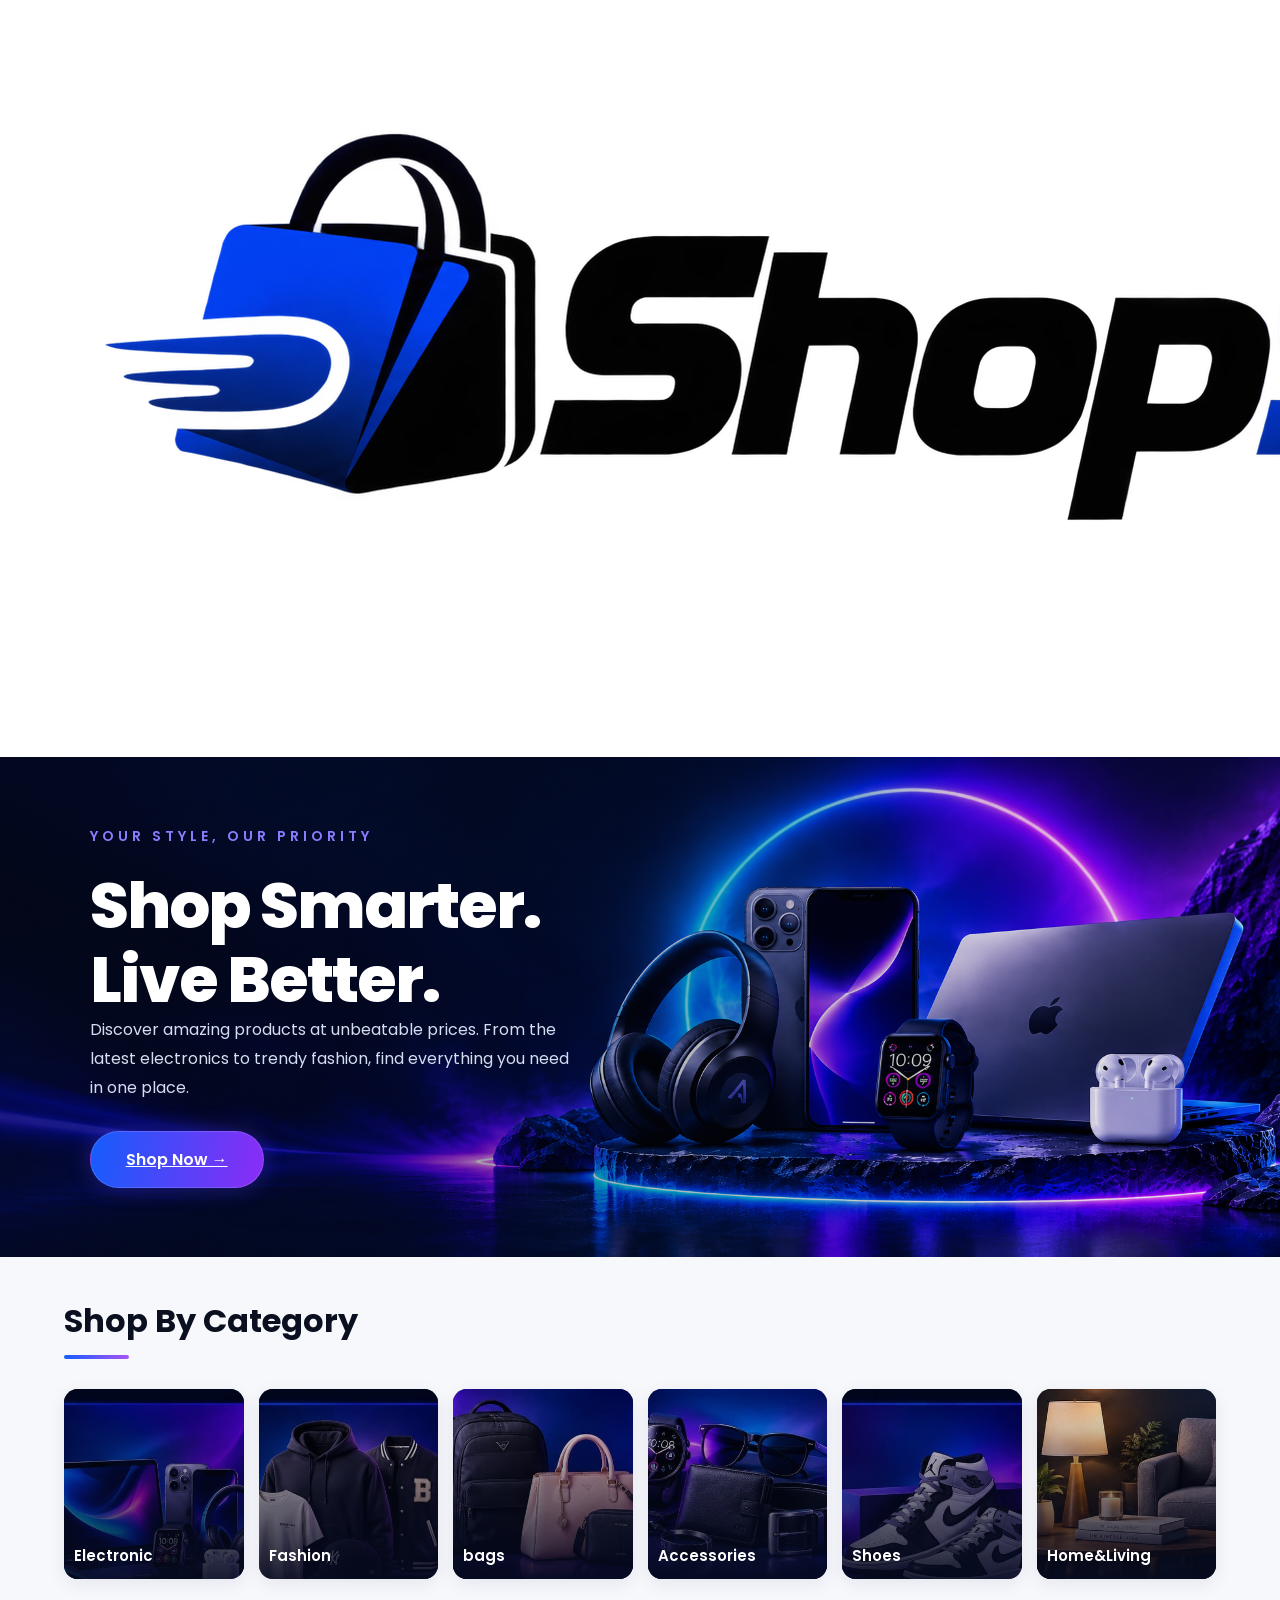
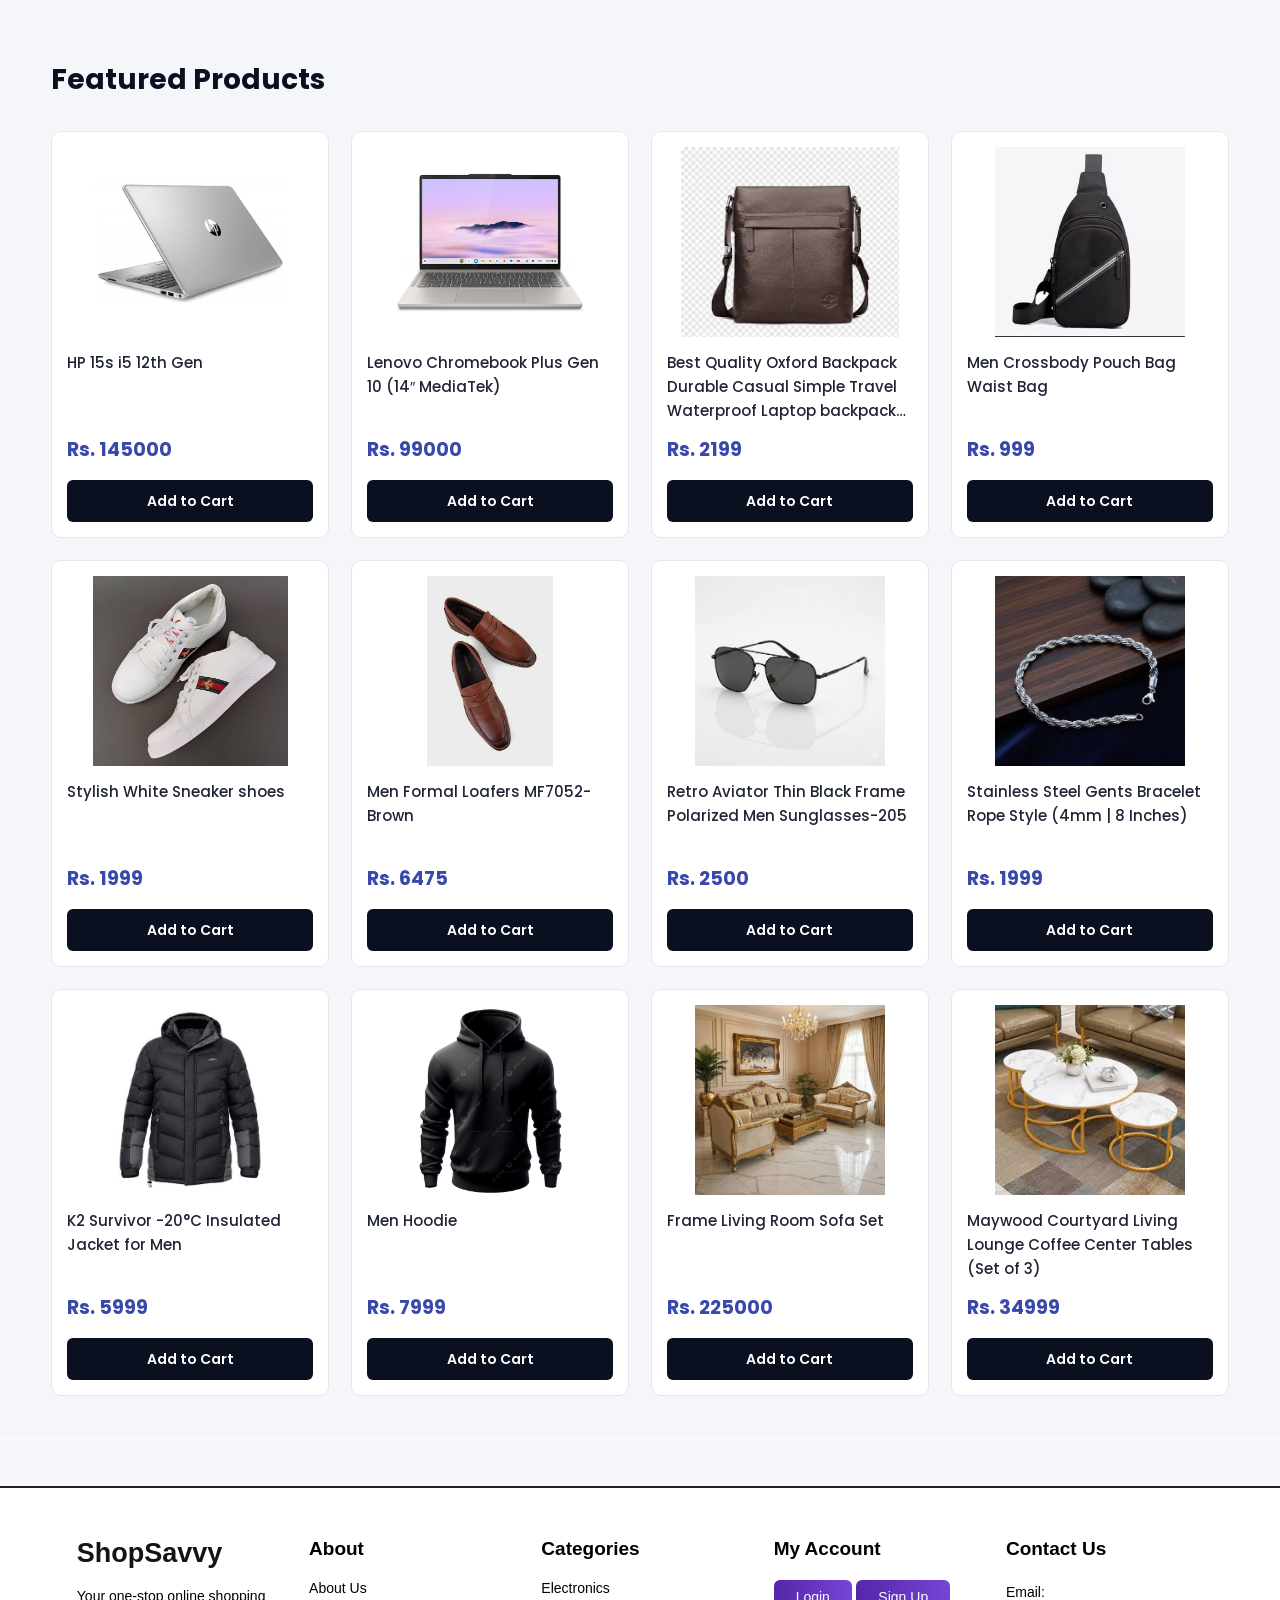
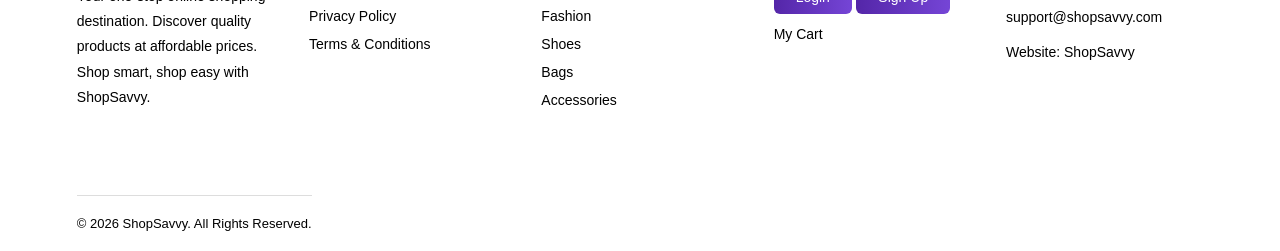
<file: index.html>
<!DOCTYPE html>
<html lang="en">

<head>
    <meta charset="UTF-8">
    <meta name="viewport" content="width=device-width, initial-scale=1.0">
    <title>ShopSavvy</title>
    <link rel="stylesheet" href="style.css">
    <link rel="stylesheet" href="./footer.css">
</head>

<body>
    <!-- <nav class="navbar">
        <img src="./savvi-black.png.png" alt="shopsavvy-logo">
        <a href="">Home</a>
        <a href="#featured-products">Shop</a>
        <a href="#categories"">Categories</a>
        <input type="text" id="search-input" placeholder="Search for product...">
        <div class="navbar-icon">
            <a href="./login.html">
            <img src="./account-profile-essential-svgrepo-com.svg" alt="acc-logo">
            </a>
<a href="./cart.html">
            <div class="cart-btn">
                <img src="./cart-svgrepo-com.svg" alt="cart-icon">
                <span id="cart-count">0</span>
            </div>
            </a>
        </div>
    </nav> -->
<nav class="navbar">

    <div class="navbar-top">
        <img src="./savvi-black.png.png" alt="shopsavvy-logo">

        <button class="menu-toggle" id="menu-toggle">
            ☰
        </button>
    </div>

    <input type="text" id="search-input" placeholder="Search for product...">

    <div class="nav-sidebar" id="nav-sidebar">

        <button class="close-menu" id="close-menu">&times;</button>

        <a href="">Home</a>
        <a href="#featured-products">Shop</a>
        <a href="#categories">Categories</a>

        <div class="navbar-icon">
            <a href="./login.html">
                <img src="./account-profile-essential-svgrepo-com.svg" alt="acc-logo">
            </a>

            <a href="./cart.html">
                <div class="cart-btn">
                    <img src="./cart-svgrepo-com.svg" alt="cart-icon">
                    <span id="cart-count">0</span>
                </div>
            </a>
        </div>

    </div>
</nav>

<div class="sidebar-overlay" id="sidebar-overlay"></div>





    <div class="banner">
        <h4 class="sm-heading">YOUR STYLE, OUR PRIORITY</h4>
        <h1 class="banner-heading">Shop Smarter.</h1>
        <h1 class="banner-heading">Live Better.</h1>
        <p class="banner-para">Discover amazing products at unbeatable prices. From the latest electronics to trendy
            fashion, find everything you need in one place.</p>
        <a href="#featured-products"  class="banner-btn">Shop Now →</a>
    </div>
    <section class="categories-sec"  id="categories">
        <h2 class="cata-head">Shop By Category</h2>
        <div class="card-electro" data-category="Electronic">
            <img src="./electronic.png" alt="electronics">
            <h3>Electronic</h3>
        </div>
        <div class="card-electro" data-category="Fashion">
            <img src="./shirts.png" alt="fashion">
            <h3>Fashion</h3>
        </div>
        <div class="card-electro" data-category="bags">
            <img src="./bags.png" alt="bags">
            <h3>bags</h3>
        </div>
        <div class="card-electro" data-category="Accessories">
            <img src="./watch.png" alt="Accessories">
            <h3>Accessories</h3>
        </div>
        <div class="card-electro" data-category="Shoes">
            <img src="./shoes.png" alt="shoes.image">
            <h3>Shoes</h3>
        </div>
        <div class="card-electro" data-category="Home&Living">
            <img src="./living.png" alt="living.image">
            <h3>Home&Living</h3>
        </div>
    </section>
    <section class="products-section"   id="featured-products">
        <h2>Featured Products</h2>
        <div class="card-box"></div>
    </section>
    <script src="./script.js"></script>


    <div id="footer-placeholder"></div>

<script src="./footer.js"></script>
</body>

</html>
</file>
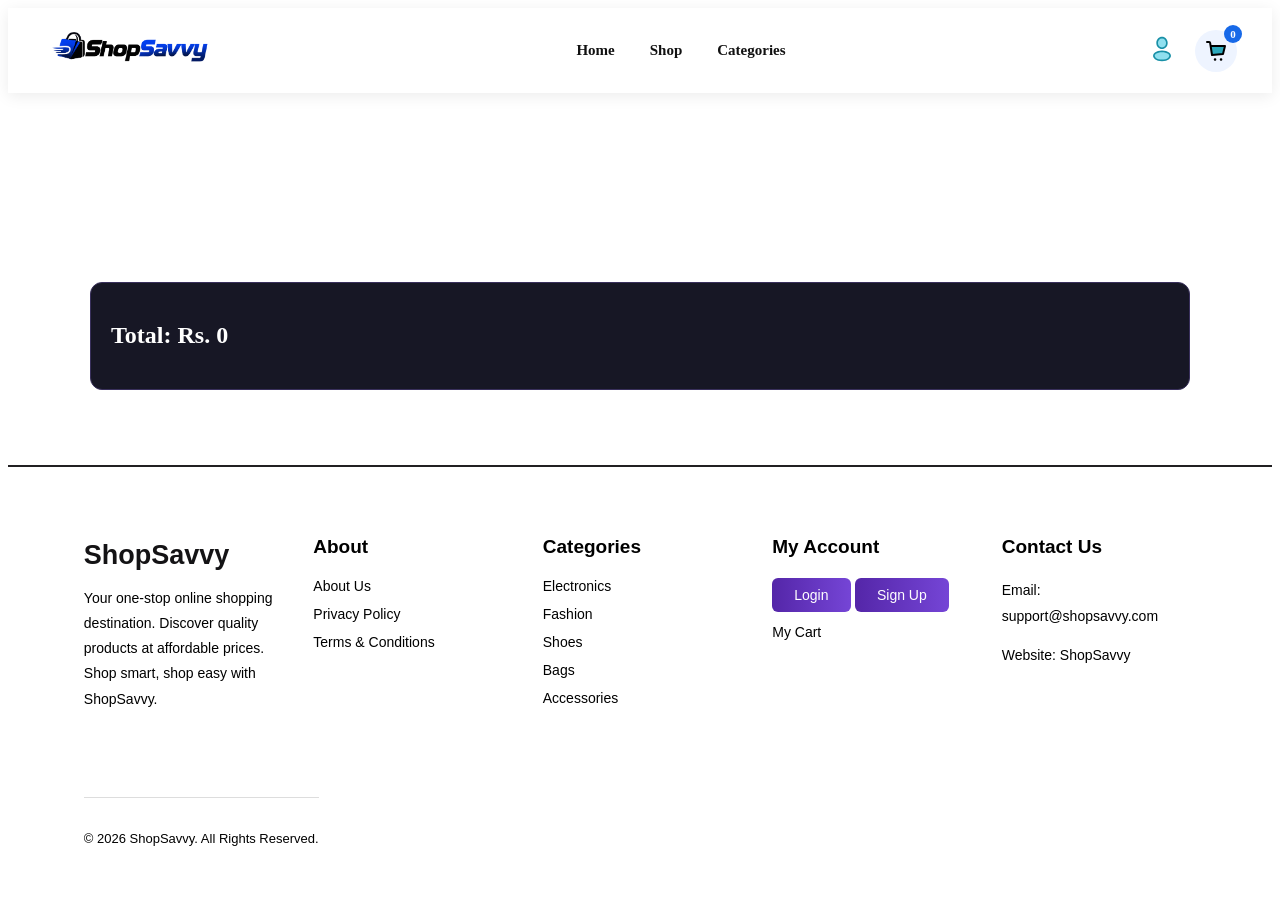
<file: cart.html>
<!DOCTYPE html>
<html lang="en">
<head>
    <meta charset="UTF-8">
    <meta name="viewport" content="width=device-width, initial-scale=1.0">
    <title>Cart-shopsaavy</title>
<link rel="stylesheet" href="./cart.css">
<link rel="stylesheet" href="./footer.css">
<link rel="stylesheet" href="./navbar.css">
</head>
<body>
   
    <div id="navbar-placeholder"></div>
    <section class="cart-container">

    <h1>My Shopping Cart</h1>

    <div id="cart-product">

    </div>

    <div class="cart-total">
        <h2>Total: Rs. <span id="total-price">0</span></h2>
    </div>

</section>


 <script src="./script.js"></script>
 <div id="footer-placeholder"></div>

<script src="./footer.js"></script>
<script src="./navbar.js"></script>
</body>
</html>
</file>
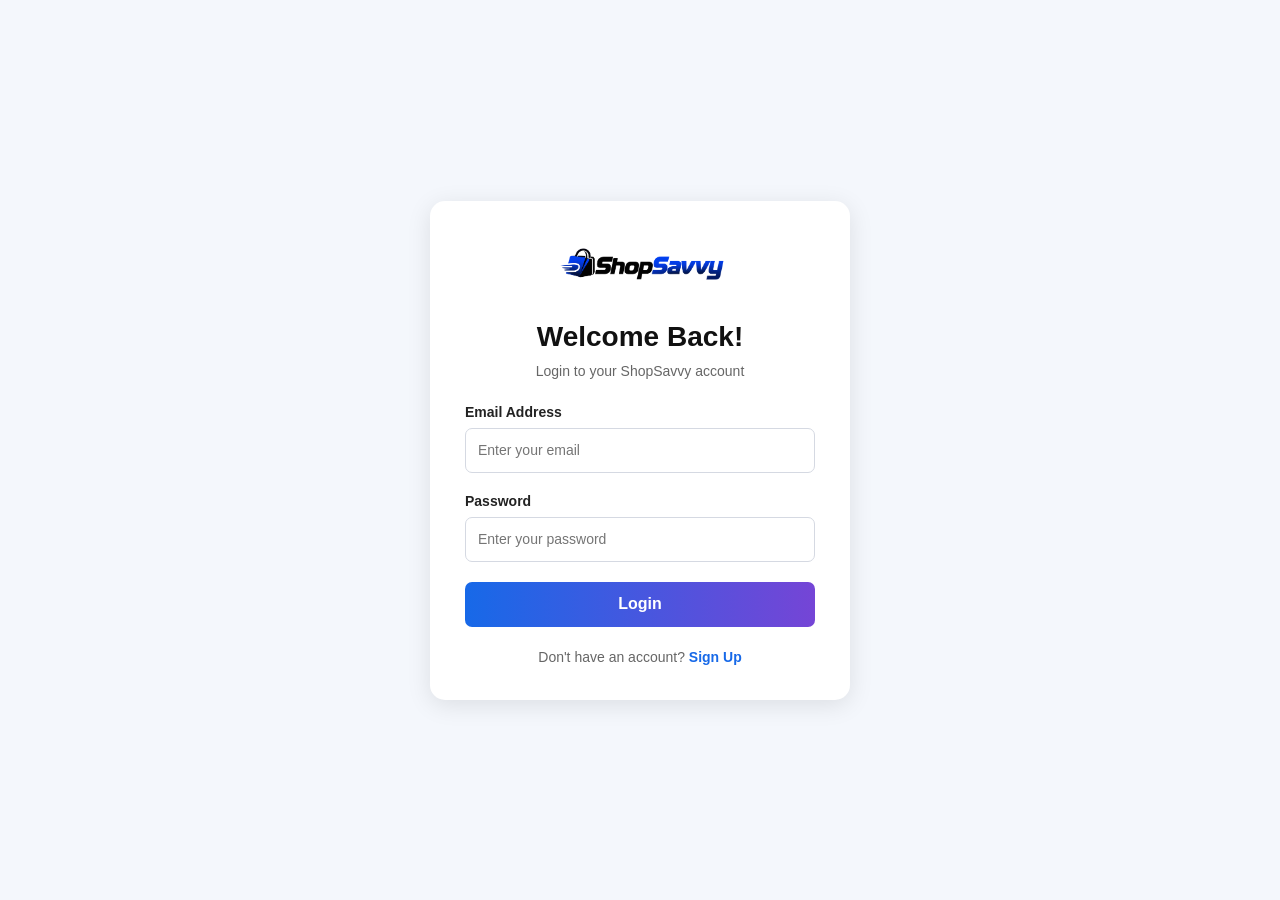
<file: login.html>
<!DOCTYPE html>
<html lang="en">
<head>
    <meta charset="UTF-8">
    <meta name="viewport" content="width=device-width, initial-scale=1.0">
    <title>Login - ShopSavvy</title>

    <link rel="stylesheet" href="./login.css">
</head>
<body>

    <div class="login-container">

        <div class="login-box">

            <img src="./savvi-black.png.png" alt="ShopSavvy Logo">

            <h1>Welcome Back!</h1>
            <p>Login to your ShopSavvy account</p>

            <form>

                <label for="email">Email Address</label>
                <input type="email" id="email" placeholder="Enter your email">

                <label for="password">Password</label>
                <input type="password" id="password" placeholder="Enter your password">

                <button type="submit">Login</button>

            </form>

            <p class="signup-link">
                Don't have an account?
                <a href="./signup.html">Sign Up</a>
            </p>

        </div>

    </div>

</body>
</html>
</file>
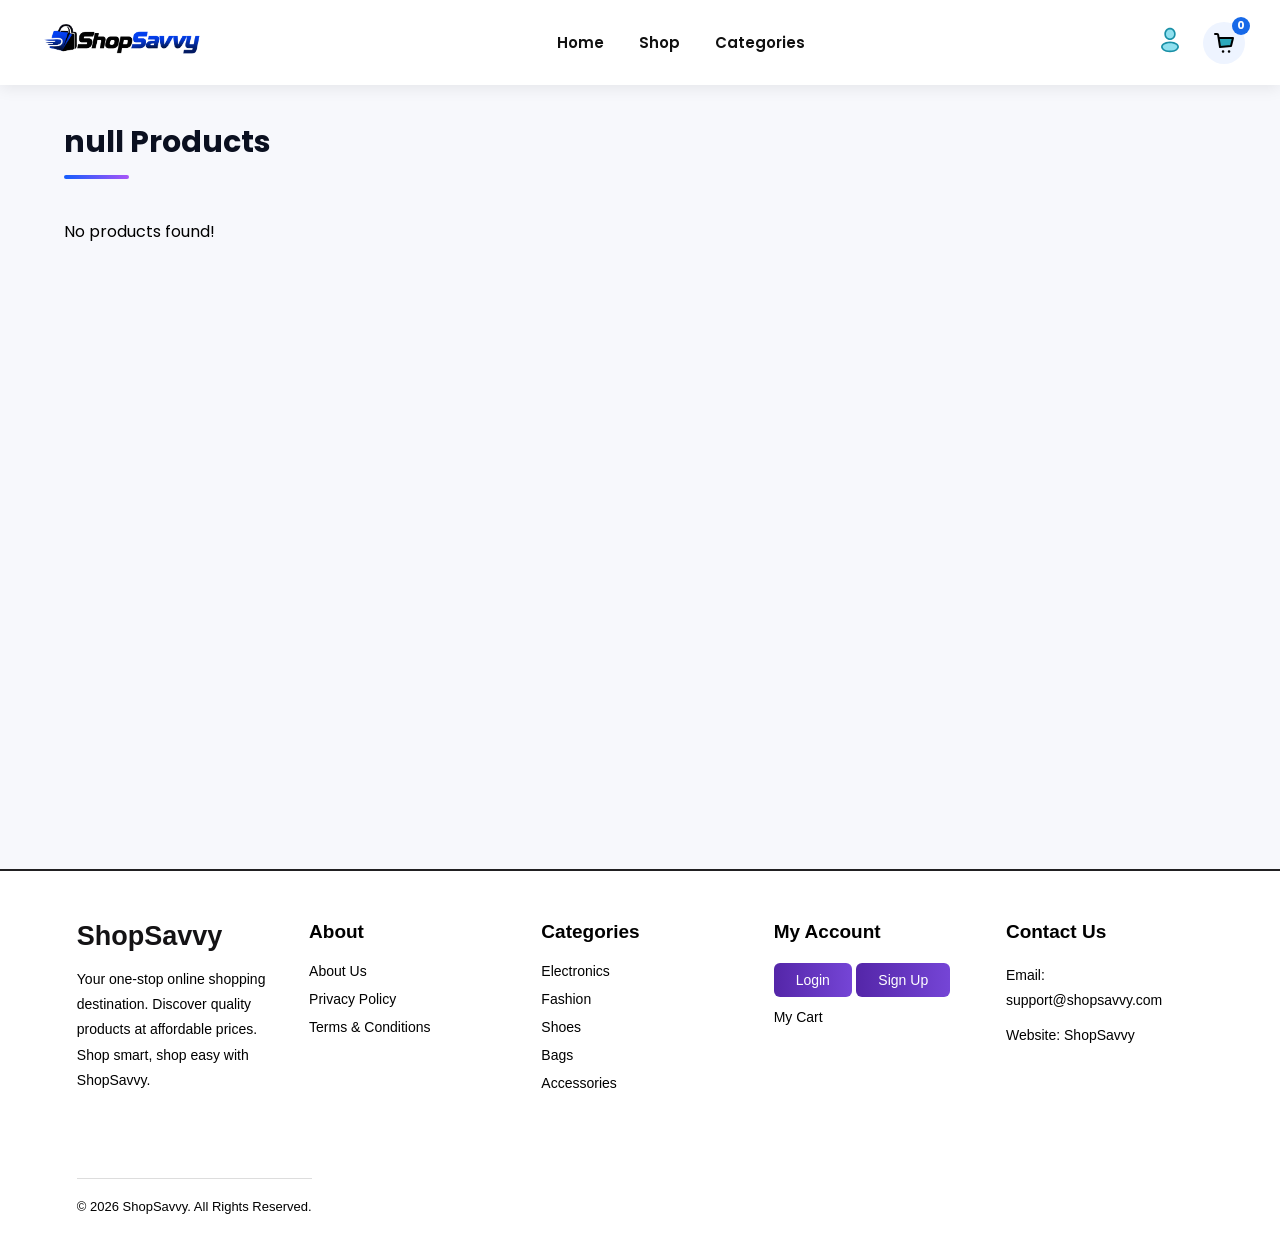
<file: product.html>
<!DOCTYPE html>
<html lang="en">
<head>
    <meta charset="UTF-8">
    <meta name="viewport" content="width=device-width, initial-scale=1.0">
    <title>Category Products - ShopSavvy</title>
    <link rel="stylesheet" href="./style.css">
    <link rel="stylesheet" href="./footer.css">
    <link rel="stylesheet" href="./navbar.css">
    <link rel="stylesheet" href="./products-page.css">
</head>
<body>
<div id="navbar-placeholder"></div>
    <h2 id="category-title">Category Products</h2>

    <section class="products-section">
        <div class="card-box"></div>
    </section>

    <script src="./script.js"></script>
    <script src="./products-page.js"></script>

    <div id="footer-placeholder"></div>

<script src="./footer.js"></script>
<script src="./navbar.js"></script>
</body>
</html>
</file>
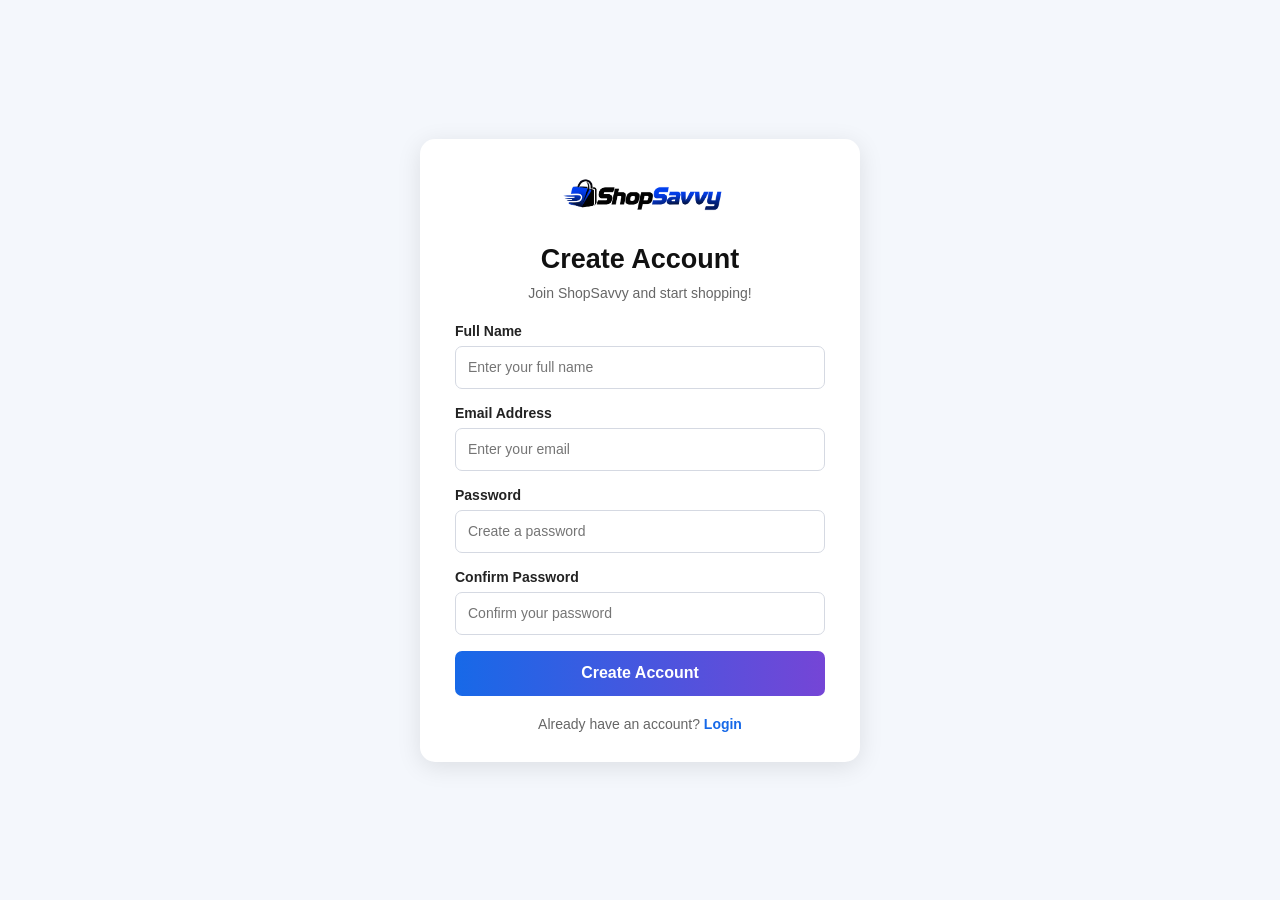
<file: signin.html>
<!DOCTYPE html>
<html lang="en">
<head>
    <meta charset="UTF-8">
    <meta name="viewport" content="width=device-width, initial-scale=1.0">
    <title>Sign Up - ShopSavvy</title>

    <link rel="stylesheet" href="./signin.css">
</head>
<body>

    <div class="signup-container">

        <div class="signup-box">

            <img src="./savvi-black.png.png" alt="ShopSavvy Logo">

            <h1>Create Account</h1>
            <p>Join ShopSavvy and start shopping!</p>

            <form>

                <label for="name">Full Name</label>
                <input type="text" id="name" placeholder="Enter your full name">

                <label for="email">Email Address</label>
                <input type="email" id="email" placeholder="Enter your email">

                <label for="password">Password</label>
                <input type="password" id="password" placeholder="Create a password">

                <label for="confirm-password">Confirm Password</label>
                <input type="password" id="confirm-password" placeholder="Confirm your password">

                <button type="submit">Create Account</button>

            </form>

            <p class="login-link">
                Already have an account?
                <a href="./login.html">Login</a>
            </p>

        </div>

    </div>

</body>
</html>
</file>
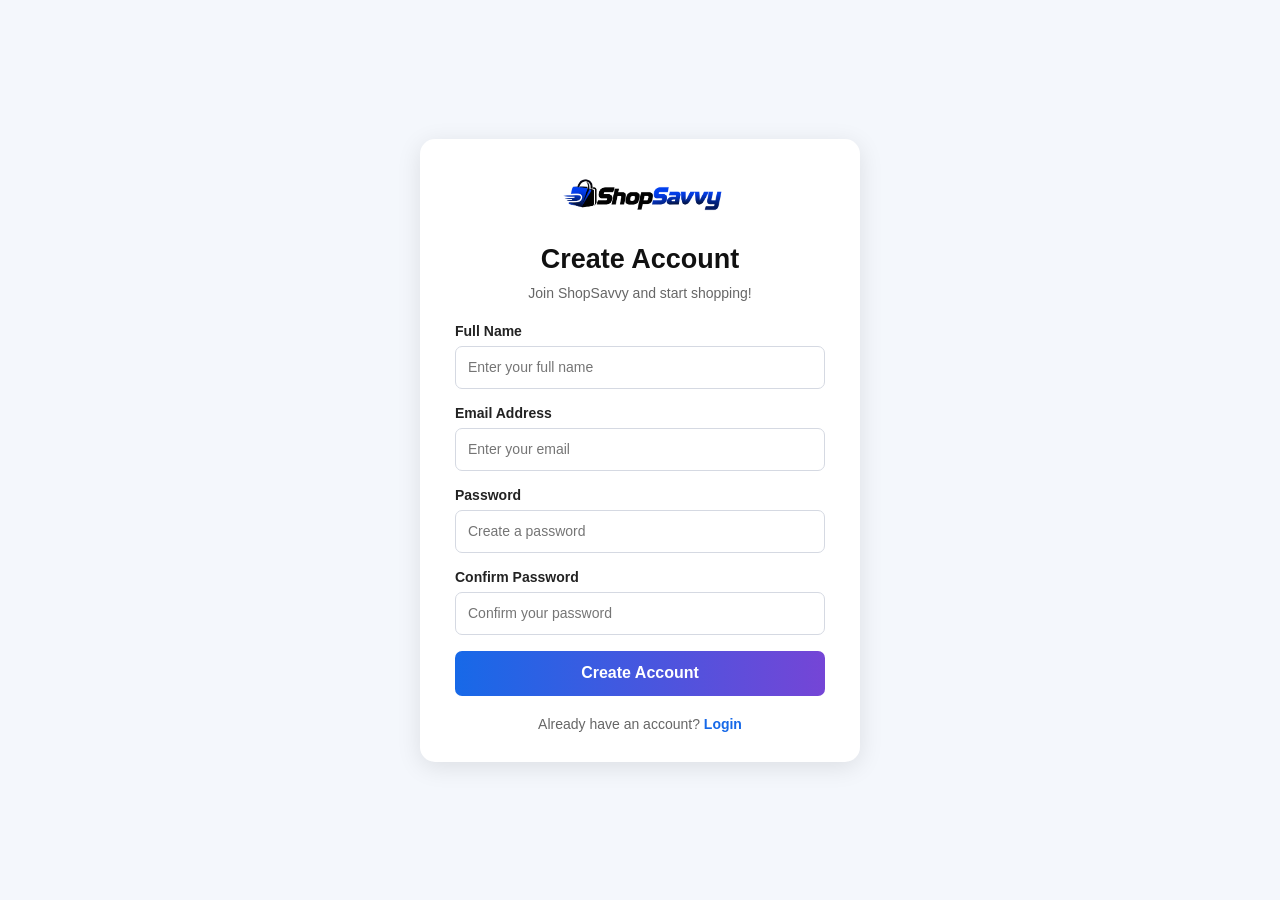
<file: signup.html>
<!DOCTYPE html>
<html lang="en">
<head>
    <meta charset="UTF-8">
    <meta name="viewport" content="width=device-width, initial-scale=1.0">
    <title>Sign Up - ShopSavvy</title>

    <link rel="stylesheet" href="./signup.css">
</head>
<body>

    <div class="signup-container">

        <div class="signup-box">

            <img src="./savvi-black.png.png" alt="ShopSavvy Logo">

            <h1>Create Account</h1>
            <p>Join ShopSavvy and start shopping!</p>

            <form>

                <label for="name">Full Name</label>
                <input type="text" id="name" placeholder="Enter your full name">

                <label for="email">Email Address</label>
                <input type="email" id="email" placeholder="Enter your email">

                <label for="password">Password</label>
                <input type="password" id="password" placeholder="Create a password">

                <label for="confirm-password">Confirm Password</label>
                <input type="password" id="confirm-password" placeholder="Confirm your password">

                <button type="submit">Create Account</button>

            </form>

            <p class="login-link">
                Already have an account?
                <a href="./login.html">Login</a>
            </p>

        </div>

    </div>

</body>
</html>
</file>
<file: style.css>
@import url('https://fonts.googleapis.com/css2?family=Poppins:wght@400;500;600;700;800&display=swap');

* {
    margin: 0;
    padding: 0;
    box-sizing: border-box;
}

body {
    font-family: 'Poppins', sans-serif;
    background-color: #F7F8FC;
}

.navbar {
    display: flex;
    align-items: center;
    justify-content: space-between;
    gap: 25px;
    width: 100%;
    min-height: 85px;
    padding: 12px 35px;
    background-color: #FFFFFF;
    box-shadow: 0 4px 15px rgba(0, 0, 0, 0.08);
    box-sizing: border-box;
}

.navbar > img {
    width: 180px;
    height: 55px;
    object-fit: contain;
    flex-shrink: 0;
}

.navbar a {
    position: relative;
    text-decoration: none;
    color: #111111;
    font-size: 14px;
    font-weight: 600;
    white-space: nowrap;
    transition: color 0.3s ease;
}

.navbar a:hover {
    color: #7542D8;
}

.navbar a::after {
    content: "";
    position: absolute;
    left: 0;
    bottom: -7px;
    width: 0;
    height: 2px;
    background: linear-gradient(90deg, #5146FF, #A855F7);
    transition: width 0.3s ease;
}

.navbar a:hover::after {
    width: 100%;
}

.navbar input {
    width: 250px;
    height: 40px;
    padding: 0 15px;
    background-color: #F5F5FA;
    color: #111111;
    border: 1px solid #D6D6E0;
    border-radius: 25px;
    outline: none;
    font-family: inherit;
    font-size: 12px;
    transition: border-color 0.3s ease, box-shadow 0.3s ease;
    box-sizing: border-box;
}

.navbar input::placeholder {
    color: #777777;
}

.navbar input:focus {
    border-color: #8175FF;
    box-shadow: 0 0 8px rgba(129, 117, 255, 0.2);
}

.navbar-icon {
    display: flex;
    align-items: center;
    justify-content: center;
    gap: 18px;
    flex-shrink: 0;
}

.navbar-icon img {
    width: 25px;
    height: 25px;
    object-fit: contain;
    cursor: pointer;
    transition: transform 0.3s ease;
}

.navbar-icon img:hover {
    transform: scale(1.15);
}

@media (max-width: 1000px) {
    .navbar {
        flex-wrap: wrap;
        justify-content: center;
        padding: 15px 20px;
        gap: 22px;
    }

    .navbar > img {
        width: 160px;
        height: 48px;
    }

    .navbar input {
        width: 220px;
    }
}

@media (max-width: 550px) {
    .navbar {
        gap: 18px;
        padding: 15px;
    }

    .navbar a {
        font-size: 13px;
    }

    .navbar input {
        width: 100%;
        max-width: 350px;
    }

    .navbar-icon {
        gap: 22px;
    }
}

@media (max-width: 380px) {
    .navbar {
        gap: 14px;
    }

    .navbar > img {
        width: 140px;
    }

    .navbar a {
        font-size: 12px;
    }
}

.banner {
    width: 100%;
    min-height: 500px;
    display: flex;
    flex-direction: column;
    justify-content: center;
    align-items: flex-start;
    padding: 60px 7%;
    background-image:
        linear-gradient(90deg, rgba(5, 10, 30, 0.55), rgba(5, 10, 30, 0.05)),
        url("./Neon Tech Product Showcase.png");
    background-size: cover;
    background-position: center;
    background-repeat: no-repeat;
    font-family: 'Poppins', sans-serif;
    overflow: hidden;
}

.sm-heading {
    color: #8B7CFF;
    font-size: 14px;
    font-weight: 600;
    letter-spacing: 4px;
    margin-bottom: 22px;
    text-transform: uppercase;
}

.banner-heading {
    color: #FFFFFF;
    font-size: clamp(38px, 5vw, 68px);
    font-weight: 800;
    line-height: 1.15;
    letter-spacing: -2px;
    margin: 0;
}

.banner-heading:nth-of-type(3) {
    background: linear-gradient(90deg, #168BFF, #813CFF, #C026FF);
    -webkit-background-clip: text;
    background-clip: text;
    -webkit-text-fill-color: transparent;
    margin-bottom: 22px;
}

.banner-para {
    max-width: 480px;
    color: #D5DDF0;
    font-size: 16px;
    font-weight: 400;
    line-height: 1.8;
    margin-bottom: 28px;
}

.banner-btn {
    padding: 15px 35px;
    color: #FFFFFF;
    background: linear-gradient(100deg, #155DFC, #8B2CF5);
    border: 1px solid rgba(255, 255, 255, 0.15);
    border-radius: 40px;
    font-family: 'Poppins', sans-serif;
    font-size: 16px;
    font-weight: 600;
    cursor: pointer;
    box-shadow: 0 0 22px rgba(91, 62, 255, 0.35);
    transition: transform 0.3s ease, box-shadow 0.3s ease;
}

.banner-btn:hover {
    transform: translateY(-3px);
    box-shadow:
        0 0 20px rgba(30, 100, 255, 0.6),
        0 0 35px rgba(139, 44, 245, 0.35);
}

@media (max-width: 768px) {
    .banner {
        min-height: 430px;
        padding: 50px 6%;
        background-position: 58% center;
    }

    .sm-heading {
        font-size: 12px;
        letter-spacing: 3px;
        margin-bottom: 18px;
    }

    .banner-heading {
        font-size: clamp(36px, 7vw, 52px);
        letter-spacing: -1px;
    }

    .banner-para {
        max-width: 400px;
        font-size: 14px;
        line-height: 1.7;
    }

    .banner-btn {
        padding: 13px 28px;
        font-size: 14px;
    }
}

@media (max-width: 480px) {
    .banner {
        min-height: 400px;
        padding: 40px 22px;
        background-position: 60% center;
    }

    .sm-heading {
        max-width: 100%;
        font-size: 10px;
        letter-spacing: 2px;
        margin-bottom: 18px;
    }

    .banner-heading {
        font-size: clamp(34px, 9vw, 42px);
        line-height: 1.2;
        letter-spacing: -1px;
    }

    .banner-heading:nth-of-type(3) {
        margin-bottom: 18px;
    }

    .banner-para {
        max-width: 100%;
        font-size: 13px;
        line-height: 1.7;
        margin-bottom: 24px;
    }

    .banner-btn {
        padding: 12px 26px;
        font-size: 13px;
    }
}

.categories-sec {
    width: 100%;
    padding: 40px 5%;
    background-color: #F7F8FC;
    display: grid;
    grid-template-columns: repeat(6, minmax(0, 1fr));
    gap: 15px;
    align-items: stretch;
}

.cata-head {
    grid-column: 1 / -1;
    font-size: 32px;
    font-weight: 700;
    color: #0B1020;
    margin-bottom: 15px;
}

.cata-head::after {
    content: "";
    display: block;
    width: 65px;
    height: 4px;
    margin-top: 10px;
    border-radius: 5px;
    background: linear-gradient(90deg, #155DFC, #A855F7);
}

.card-electro {
    position: relative;
    width: 100%;
    height: 190px;
    min-width: 0;
    display: flex;
    align-items: flex-end;
    overflow: hidden;
    border-radius: 14px;
    background-color: #10172A;
    box-shadow: 0 5px 18px rgba(20, 30, 70, 0.08);
    cursor: pointer;
    transition: transform 0.3s ease, box-shadow 0.3s ease;
}

.card-electro img {
    position: absolute;
    inset: 0;
    width: 100%;
    height: 100%;
    object-fit: cover;
    object-position: center;
    transition: transform 0.4s ease;
}

.card-electro::after {
    content: "";
    position: absolute;
    inset: 0;
    background: linear-gradient(
        to top,
        rgba(5, 10, 30, 0.9),
        transparent
    );
}

.card-electro h3 {
    position: relative;
    z-index: 1;
    padding: 12px 10px;
    color: white;
    font-size: 15px;
    font-weight: 600;
}

.card-electro:hover {
    transform: translateY(-5px);
    box-shadow: 0 8px 22px rgba(81, 70, 255, 0.2);
}

.card-electro:hover img {
    transform: scale(1.08);
}

@media (max-width: 1000px) {
    .categories-sec {
        grid-template-columns: repeat(3, minmax(0, 1fr));
    }
}

@media (max-width: 600px) {
    .categories-sec {
        grid-template-columns: repeat(2, minmax(0, 1fr));
        gap: 12px;
        padding: 30px 15px;
    }

    .cata-head {
        font-size: 25px;
    }

    .card-electro {
        height: 160px;
    }

    .card-electro h3 {
        font-size: 14px;
        padding: 10px;
    }
}

.products-section {
    padding: 40px 4%;
    background-color: #f5f6fa;
    font-family: 'Poppins', sans-serif;
}

.products-section h2 {
    font-size: 28px;
    color: #0B1020;
    font-weight: 700;
    margin: 0 0 30px;
}

.card-box {
    display: grid;
    grid-template-columns: repeat(4, minmax(0, 1fr));
    gap: 22px;
    align-items: stretch;
}

.trend-cards {
    min-width: 0;
    display: flex;
    flex-direction: column;
    background-color: #ffffff;
    border: 1px solid #e5e7eb;
    border-radius: 10px;
    padding: 15px;
    box-sizing: border-box;
}

.trend-cards img {
    width: 100%;
    height: 190px;
    object-fit: contain;
    display: block;
    margin-bottom: 14px;
}

.trend-cards h3 {
    font-size: 15px;
    font-weight: 500;
    color: #202536;
    line-height: 1.6;
    margin: 0 0 12px;
    min-height: 72px;
    display: -webkit-box;
    -webkit-line-clamp: 3;
    -webkit-box-orient: vertical;
    overflow: hidden;
    overflow-wrap: anywhere;
}

.trend-cards p {
    color: #3949ab;
    font-size: 19px;
    font-weight: 700;
    margin: auto 0 16px;
}

.trend-cards button {
    width: 100%;
    min-height: 42px;
    padding: 10px;
    background-color: #0B1020;
    color: #ffffff;
    border: none;
    border-radius: 6px;
    font-family: inherit;
    font-size: 14px;
    font-weight: 600;
    cursor: pointer;
}

.trend-cards button:hover {
    background-color: #5145cd;
}

@media (max-width: 950px) {
    .card-box {
        grid-template-columns: repeat(3, minmax(0, 1fr));
        gap: 18px;
    }
}

@media (max-width: 650px) {
    .products-section {
        padding: 28px 4%;
    }

    .card-box {
        grid-template-columns: repeat(2, minmax(0, 1fr));
        gap: 14px;
    }

    .trend-cards {
        padding: 10px;
    }

    .trend-cards img {
        height: 145px;
    }

    .trend-cards h3 {
        font-size: 13px;
        min-height: 62px;
    }

    .trend-cards p {
        font-size: 16px;
    }

    .trend-cards button {
        font-size: 12px;
        padding: 9px 5px;
    }
}

#cart-count {
    color: #168BFF;
}

.search-active .banner,
.search-active .categories-sec {
    display: none;
}

.menu-toggle {
    display: none;
    background: linear-gradient(135deg, #155DFC, #7542D8);
    color: white;
    border: none;
    border-radius: 7px;
    padding: 8px 13px;
    font-size: 24px;
    cursor: pointer;
}

.nav-sidebar {
    display: flex;
    align-items: center;
    justify-content: space-between;
    flex: 1;
    gap: 25px;
}

.close-menu {
    display: none;
}

.sidebar-overlay {
    display: none;
}

@media (max-width: 1000px) {

    .navbar {
        min-height: 75px;
        flex-wrap: nowrap;
        justify-content: space-between;
        padding: 12px 20px;
        gap: 15px;
    }

    .navbar > img {
        width: 150px;
        height: 48px;
    }

    .menu-toggle {
        display: block;
    }

    .nav-sidebar {
        position: fixed;
        top: 0;
        right: 0;
        width: 320px;
        max-width: 85%;
        height: 100vh;
        background-color: #FFFFFF;
        z-index: 1001;
        display: flex;
        flex-direction: column;
        align-items: stretch;
        justify-content: flex-start;
        gap: 25px;
        padding: 75px 25px 30px;
        box-shadow: -5px 0 20px rgba(0, 0, 0, 0.12);
        transform: translateX(110%);
        transition: transform 0.35s ease;
    }

    .nav-sidebar.active {
        transform: translateX(0);
    }

    .close-menu {
        display: block;
        position: absolute;
        top: 18px;
        right: 22px;
        background: none;
        border: none;
        font-size: 32px;
        color: #111111;
        cursor: pointer;
    }

    .nav-sidebar > a {
        font-size: 16px;
    }

    .nav-sidebar input {
        width: 100%;
        height: 42px;
    }

    .navbar-icon {
        justify-content: flex-start;
        gap: 25px;
    }

    .sidebar-overlay.active {
        display: block;
        position: fixed;
        inset: 0;
        background: rgba(0, 0, 0, 0.45);
        z-index: 1000;
    }
}

@media (max-width: 380px) {
    .navbar {
        padding: 10px 12px;
    }

    .navbar > img {
        width: 130px;
    }
}
.navbar-top {
    display: flex;
    align-items: center;
    justify-content: space-between;
    gap: 15px;
}

@media (max-width: 1000px) {

    .navbar {
        display: flex;
        flex-wrap: wrap;
        justify-content: space-between;
        gap: 12px;
        padding: 12px 20px;
    }

    .navbar-top {
        width: 100%;
    }

    .navbar > input {
        order: 2;
        width: 100%;
        max-width: 100%;
        height: 42px;
    }

    .nav-sidebar {
        order: 3;
    }

    .menu-toggle {
        display: block;
    }
}

@media (max-width: 550px) {

    .navbar {
        padding: 12px 15px;
        gap: 12px;
    }

    .navbar-top > img {
        width: 140px;
        height: 45px;
    }

    .navbar > input {
        width: 100%;
        max-width: 100%;
    }
}
</file>
<file: footer.css>
/* Footer Main */
.footer {
    background-color: #FFFFFF;
    color: #000000;
    padding: 50px 6% 20px;
    margin-top: 50px;
    border-top: 2px solid #212022;
    font-family: Arial, sans-serif;
}

/* Footer Container */
.footer-container {
    display: flex;
    justify-content: space-between;
    flex-wrap: wrap;
    gap: 35px;
    max-width: 1200px;
    margin: auto;
}

/* Footer Boxes */
.footer-box {
    flex: 1;
    min-width: 160px;
}

/* Logo */
.footer-logo {
    font-size: 27px;
    font-weight: bold;
    color: #141315;
    margin-bottom: 15px;
}

/* Headings */
.footer-box h3 {
    font-size: 19px;
    color: #000000;
    margin-bottom: 20px;
}

/* Paragraphs */
.footer-box p {
    color: #000000;
    font-size: 14px;
    line-height: 1.8;
    margin-bottom: 10px;
}

/* Footer Links */
.footer-box a {
    display: block;
    width: fit-content;
    color: #000000;
    text-decoration: none;
    font-size: 14px;
    margin-bottom: 12px;
    transition: 0.3s;
}

/* Link Hover */
.footer-box a:hover {
    color: #7545D6;
    transform: translateX(5px);
}

/* Login and Signup Buttons */
.footer-box .footer-btn {
    display: inline-block;
    background: linear-gradient(90deg, #5426A8, #7545D6);
    color: #FFFFFF;
    padding: 9px 22px;
    border-radius: 6px;
    margin-bottom: 12px;
    transition: 0.3s;
}

.footer-box .footer-btn:hover {
    background: linear-gradient(90deg, #7545D6, #9B6DFF);
    transform: translateY(-3px);
    box-shadow: 0 4px 12px rgba(117, 69, 214, 0.35);
    color: #FFFFFF;
}

/* Social Links */
.social-links {
    display: flex;
    flex-direction: column;
    margin-top: 10px;
}

/* Footer Bottom */
.footer-bottom {
    border-top: 1px solid #DDDDDD;
    text-align: center;
    margin-top: 40px;
    padding-top: 20px;
}

.footer-bottom p {
    color: #000000;
    font-size: 13px;
}

/* Tablet Responsive */
@media (max-width: 768px) {

    .footer {
        padding: 40px 5% 20px;
    }

    .footer-container {
        gap: 30px;
    }

    .footer-box {
        flex: 1 1 40%;
    }

}

/* Mobile Responsive */
@media (max-width: 480px) {

    .footer-container {
        flex-direction: column;
        gap: 25px;
    }

    .footer-box {
        width: 100%;
    }

    .footer-logo {
        font-size: 24px;
    }

}
</file>
<file: cart.css>
.cart-container {
    max-width: 1100px;
    margin: 40px auto;
    padding: 25px;
    color: white;
}

.cart-container h1 {
    font-size: 32px;
    margin-bottom: 30px;
}

#cart-product {
    display: flex;
    flex-direction: column;
    gap: 20px;
}

#cart-product > div {
    display: flex;
    align-items: center;
    gap: 25px;
    padding: 20px;
    background-color: #171725;
    border: 1px solid #39305c;
    border-radius: 12px;
}

#cart-product img {
    width: 120px;
    height: 120px;
    object-fit: contain;
}
#cart-product button {
    background: linear-gradient(135deg, #7C3AED, #4F46E5);
    color: white;
    border: none;
    padding: 10px 20px;
    border-radius: 8px;
    font-size: 14px;
    font-weight: 600;
    cursor: pointer;
    transition: 0.3s ease;
}

#cart-product button:hover {
    background: linear-gradient(135deg, #9333EA, #6366F1);
    transform: translateY(-2px);
    box-shadow: 0 4px 12px rgba(124, 58, 237, 0.35);
}


.cart-total {
    display: block;
    margin-top: 30px;
    padding: 20px;
    background: #171725;
    border: 1px solid #39305c;
    border-radius: 12px;
}

.cart-total h2 {
    color: #FFFFFF;
    font-size: 24px;
    font-weight: 700;
}
@media (max-width: 768px) {
    .cart-container {
        width: 92%;
        margin: 25px auto;
        padding: 15px;
    }

    .cart-container h1 {
        font-size: 27px;
        margin-bottom: 22px;
    }

    #cart-product > div {
        gap: 15px;
        padding: 15px;
        flex-wrap: wrap;
    }

    #cart-product img {
        width: 100px;
        height: 100px;
    }

    .cart-total {
        margin-top: 22px;
        padding: 17px;
    }
}

@media (max-width: 480px) {
    .cart-container {
        width: 100%;
        margin: 15px auto;
        padding: 12px;
    }

    .cart-container h1 {
        font-size: 23px;
        margin-bottom: 18px;
    }

    #cart-product {
        gap: 14px;
    }

    #cart-product > div {
        flex-direction: column;
        align-items: flex-start;
        gap: 12px;
        padding: 14px;
    }

    #cart-product img {
        width: 100%;
        height: 160px;
    }

    #cart-product button {
        width: 100%;
        padding: 11px;
    }

    .cart-total {
        margin-top: 18px;
        padding: 15px;
    }

    .cart-total h2 {
        font-size: 20px;
    }
}
</file>
<file: navbar.css>
/* =========================
   NAVBAR MAIN
========================= */

.navbar {
    display: flex;
    align-items: center;
    justify-content: space-between;
    gap: 25px;

    width: 100%;
    min-height: 85px;
    padding: 12px 35px;

    background-color: #FFFFFF;
    box-shadow: 0 3px 15px rgba(0, 0, 0, 0.08);

    box-sizing: border-box;
    position: relative;
    z-index: 100;
}

/* LOGO */

.navbar-logo {
    display: flex;
    align-items: center;
    flex-shrink: 0;
}

.navbar-logo img {
    width: 170px;
    height: 55px;
    object-fit: contain;
}

/* NAVIGATION LINKS */

.navbar-links {
    display: flex;
    align-items: center;
    gap: 35px;
}

.navbar-links a {
    position: relative;
    text-decoration: none;
    color: #111111;

    font-size: 15px;
    font-weight: 600;
    white-space: nowrap;

    transition: 0.3s ease;
}

.navbar-links a:hover {
    color: #1769E8;
}

/* ANIMATED UNDERLINE */

.navbar-links a::after {
    content: "";
    position: absolute;
    left: 0;
    bottom: -7px;

    width: 0;
    height: 2px;

    background: linear-gradient(90deg, #1769E8, #7545D6);
    transition: width 0.3s ease;
}

.navbar-links a:hover::after {
    width: 100%;
}

/* NAVBAR ICONS */

.navbar-icon {
    display: flex;
    align-items: center;
    gap: 20px;

    flex-shrink: 0;
}

.navbar-icon a {
    text-decoration: none;
}

.navbar-icon img {
    width: 26px;
    height: 26px;
    object-fit: contain;

    transition: transform 0.3s ease;
}

.navbar-icon img:hover {
    transform: scale(1.12);
}

/* CART BUTTON */

.cart-btn {
    position: relative;

    display: flex;
    align-items: center;
    justify-content: center;

    width: 42px;
    height: 42px;

    background-color: #EEF4FF;
    border-radius: 50%;

    transition: 0.3s ease;
}

.cart-btn:hover {
    background-color: #DCE9FF;
    transform: scale(1.08);
}

.cart-btn img {
    width: 24px;
    height: 24px;
}

/* CART COUNT */

#cart-count {
    position: absolute;
    top: -5px;
    right: -5px;

    min-width: 18px;
    height: 18px;

    display: flex;
    align-items: center;
    justify-content: center;

    background-color: #1769E8;
    color: #FFFFFF;

    border-radius: 50%;
    font-size: 11px;
    font-weight: bold;
}

/* TABLET RESPONSIVE */

@media (max-width: 768px) {

    .navbar {
        flex-wrap: wrap;
        justify-content: center;
        gap: 20px;
        padding: 15px 20px;
    }

    .navbar-logo img {
        width: 145px;
        height: 48px;
    }

    .navbar-links {
        gap: 25px;
    }

    .navbar-links a {
        font-size: 14px;
    }
}

/* MOBILE RESPONSIVE */

@media (max-width: 480px) {

    .navbar {
        gap: 16px;
        padding: 12px 10px;
    }

    .navbar-logo img {
        width: 125px;
        height: 42px;
    }

    .navbar-links {
        width: 100%;
        justify-content: center;
        gap: 25px;
    }

    .navbar-links a {
        font-size: 13px;
    }

    .navbar-icon {
        gap: 15px;
    }

    .navbar-icon img {
        width: 23px;
        height: 23px;
    }

    .cart-btn {
        width: 38px;
        height: 38px;
    }

    .cart-btn img {
        width: 21px;
        height: 21px;
    }
}
</file>
<file: login.css>
* {
    margin: 0;
    padding: 0;
    box-sizing: border-box;
}

body {
    font-family: Arial, sans-serif;
    background: #F4F7FC;
}

/* Main Container */
.login-container {
    min-height: 100vh;
    display: flex;
    justify-content: center;
    align-items: center;
    padding: 20px;
}

/* Login Box */
.login-box {
    width: 100%;
    max-width: 420px;
    background: #FFFFFF;
    padding: 35px;
    border-radius: 15px;
    box-shadow: 0 5px 25px rgba(0, 0, 0, 0.10);
}

/* Logo */
.login-box img {
    display: block;
    width: 170px;
    height: 65px;
    object-fit: contain;
    margin: 0 auto 20px;
}

/* Heading */
.login-box h1 {
    text-align: center;
    color: #111111;
    font-size: 28px;
    margin-bottom: 10px;
}

.login-box > p {
    text-align: center;
    color: #666666;
    font-size: 14px;
    margin-bottom: 25px;
}

/* Form */
.login-box form {
    display: flex;
    flex-direction: column;
}

.login-box label {
    color: #222222;
    font-size: 14px;
    font-weight: 600;
    margin-bottom: 8px;
}

.login-box input {
    width: 100%;
    height: 45px;
    padding: 0 12px;
    margin-bottom: 20px;

    border: 1px solid #D5D9E2;
    border-radius: 7px;
    outline: none;

    font-size: 14px;
}

.login-box input:focus {
    border-color: #1769E8;
    box-shadow: 0 0 5px rgba(23, 105, 232, 0.2);
}

/* Login Button */
.login-box button {
    width: 100%;
    height: 45px;

    background: linear-gradient(90deg, #1769E8, #7545D6);
    color: white;

    border: none;
    border-radius: 7px;

    font-size: 16px;
    font-weight: bold;
    cursor: pointer;
    transition: 0.3s ease;
}

.login-box button:hover {
    opacity: 0.9;
    transform: translateY(-2px);
}

/* Signup Link */
.login-box .signup-link {
    margin-top: 22px;
    margin-bottom: 0;
    font-size: 14px;
}

.signup-link a {
    color: #1769E8;
    font-weight: bold;
    text-decoration: none;
}

.signup-link a:hover {
    text-decoration: underline;
}

/* Mobile Responsive */
@media (max-width: 480px) {
    .login-box {
        padding: 25px 20px;
    }

    .login-box h1 {
        font-size: 24px;
    }

    .login-box img {
        width: 145px;
    }
}
</file>
<file: products-page.css>
#category-title {
    padding: 35px 5% 10px;
    font-family: 'Poppins', sans-serif;
    font-size: 30px;
    font-weight: 700;
    color: #0B1020;
    background-color: #F7F8FC;
}

#category-title::after {
    content: "";
    display: block;
    width: 65px;
    height: 4px;
    margin-top: 10px;
    border-radius: 5px;
    background: linear-gradient(90deg, #155DFC, #A855F7);
}

.products-section {
    min-height: 70vh;
    padding: 30px 5% 50px;
    background-color: #F7F8FC;
}

.card-box {
    display: grid;
    grid-template-columns: repeat(4, minmax(0, 1fr));
    gap: 25px;
    align-items: stretch;
}

.trend-cards {
    min-width: 0;
    display: flex;
    flex-direction: column;
    padding: 16px;
    background-color: #FFFFFF;
    border: 1px solid #E5E7EB;
    border-radius: 12px;
    box-shadow: 0 4px 15px rgba(0, 0, 0, 0.05);
    transition: transform 0.3s ease, box-shadow 0.3s ease;
}

.trend-cards:hover {
    transform: translateY(-5px);
    box-shadow: 0 8px 22px rgba(81, 70, 255, 0.13);
}

.trend-cards img {
    width: 100%;
    height: 190px;
    object-fit: contain;
    margin-bottom: 15px;
}

.trend-cards h3 {
    min-height: 72px;
    margin-bottom: 12px;
    color: #202536;
    font-size: 15px;
    font-weight: 500;
    line-height: 1.6;
    display: -webkit-box;
    -webkit-line-clamp: 3;
    -webkit-box-orient: vertical;
    overflow: hidden;
    overflow-wrap: anywhere;
}

.trend-cards p {
    margin: auto 0 16px;
    color: #3949AB;
    font-size: 19px;
    font-weight: 700;
}

.trend-cards button {
    width: 100%;
    min-height: 42px;
    padding: 10px;
    color: #FFFFFF;
    background: linear-gradient(100deg, #155DFC, #7542D8);
    border: none;
    border-radius: 7px;
    font-family: 'Poppins', sans-serif;
    font-size: 14px;
    font-weight: 600;
    cursor: pointer;
    transition: transform 0.3s ease, box-shadow 0.3s ease;
}

.trend-cards button:hover {
    transform: translateY(-2px);
    box-shadow: 0 5px 14px rgba(81, 70, 255, 0.25);
}

@media (max-width: 950px) {
    .card-box {
        grid-template-columns: repeat(3, minmax(0, 1fr));
        gap: 18px;
    }
}

@media (max-width: 650px) {
    #category-title {
        padding: 28px 4% 10px;
        font-size: 25px;
    }

    .products-section {
        padding: 25px 4% 40px;
    }

    .card-box {
        grid-template-columns: repeat(2, minmax(0, 1fr));
        gap: 14px;
    }

    .trend-cards {
        padding: 10px;
    }

    .trend-cards img {
        height: 145px;
    }

    .trend-cards h3 {
        min-height: 62px;
        font-size: 13px;
    }

    .trend-cards p {
        font-size: 16px;
    }

    .trend-cards button {
        font-size: 12px;
        padding: 9px 5px;
    }
}

@media (max-width: 360px) {
    .card-box {
        grid-template-columns: 1fr;
    }

    .trend-cards img {
        height: 190px;
    }
}
</file>
<file: signin.css>
* {
    margin: 0;
    padding: 0;
    box-sizing: border-box;
}

body {
    font-family: Arial, sans-serif;
    background: #F4F7FC;
}

/* Main Container */
.signup-container {
    min-height: 100vh;
    display: flex;
    justify-content: center;
    align-items: center;
    padding: 20px;
}

/* Signup Box */
.signup-box {
    width: 100%;
    max-width: 440px;
    background: #FFFFFF;
    padding: 30px 35px;
    border-radius: 15px;
    box-shadow: 0 5px 25px rgba(0, 0, 0, 0.10);
}

/* Logo */
.signup-box img {
    display: block;
    width: 165px;
    height: 60px;
    object-fit: contain;
    margin: 0 auto 15px;
}

/* Heading */
.signup-box h1 {
    text-align: center;
    color: #111111;
    font-size: 27px;
    margin-bottom: 10px;
}

.signup-box > p {
    text-align: center;
    color: #666666;
    font-size: 14px;
    margin-bottom: 22px;
}

/* Form */
.signup-box form {
    display: flex;
    flex-direction: column;
}

.signup-box label {
    color: #222222;
    font-size: 14px;
    font-weight: 600;
    margin-bottom: 7px;
}

.signup-box input {
    width: 100%;
    height: 43px;
    padding: 0 12px;
    margin-bottom: 16px;

    border: 1px solid #D5D9E2;
    border-radius: 7px;
    outline: none;

    font-size: 14px;
}

.signup-box input:focus {
    border-color: #1769E8;
    box-shadow: 0 0 5px rgba(23, 105, 232, 0.2);
}

/* Signup Button */
.signup-box button {
    width: 100%;
    height: 45px;

    background: linear-gradient(90deg, #1769E8, #7545D6);
    color: white;

    border: none;
    border-radius: 7px;

    font-size: 16px;
    font-weight: bold;
    cursor: pointer;

    transition: 0.3s ease;
}

.signup-box button:hover {
    opacity: 0.9;
    transform: translateY(-2px);
}

/* Login Link */
.signup-box .login-link {
    margin-top: 20px;
    margin-bottom: 0;
    font-size: 14px;
}

.login-link a {
    color: #1769E8;
    font-weight: bold;
    text-decoration: none;
}

.login-link a:hover {
    text-decoration: underline;
}

/* Mobile Responsive */
@media (max-width: 480px) {
    .signup-box {
        padding: 25px 20px;
    }

    .signup-box h1 {
        font-size: 24px;
    }

    .signup-box img {
        width: 145px;
    }
}
</file>
<file: signup.css>
* {
    margin: 0;
    padding: 0;
    box-sizing: border-box;
}

body {
    font-family: Arial, sans-serif;
    background: #F4F7FC;
}

/* Main Container */
.signup-container {
    min-height: 100vh;
    display: flex;
    justify-content: center;
    align-items: center;
    padding: 20px;
}

/* Signup Box */
.signup-box {
    width: 100%;
    max-width: 440px;
    background: #FFFFFF;
    padding: 30px 35px;
    border-radius: 15px;
    box-shadow: 0 5px 25px rgba(0, 0, 0, 0.10);
}

/* Logo */
.signup-box img {
    display: block;
    width: 165px;
    height: 60px;
    object-fit: contain;
    margin: 0 auto 15px;
}

/* Heading */
.signup-box h1 {
    text-align: center;
    color: #111111;
    font-size: 27px;
    margin-bottom: 10px;
}

.signup-box > p {
    text-align: center;
    color: #666666;
    font-size: 14px;
    margin-bottom: 22px;
}

/* Form */
.signup-box form {
    display: flex;
    flex-direction: column;
}

.signup-box label {
    color: #222222;
    font-size: 14px;
    font-weight: 600;
    margin-bottom: 7px;
}

.signup-box input {
    width: 100%;
    height: 43px;
    padding: 0 12px;
    margin-bottom: 16px;

    border: 1px solid #D5D9E2;
    border-radius: 7px;
    outline: none;

    font-size: 14px;
}

.signup-box input:focus {
    border-color: #1769E8;
    box-shadow: 0 0 5px rgba(23, 105, 232, 0.2);
}

/* Signup Button */
.signup-box button {
    width: 100%;
    height: 45px;

    background: linear-gradient(90deg, #1769E8, #7545D6);
    color: white;

    border: none;
    border-radius: 7px;

    font-size: 16px;
    font-weight: bold;
    cursor: pointer;

    transition: 0.3s ease;
}

.signup-box button:hover {
    opacity: 0.9;
    transform: translateY(-2px);
}

/* Login Link */
.signup-box .login-link {
    margin-top: 20px;
    margin-bottom: 0;
    font-size: 14px;
}

.login-link a {
    color: #1769E8;
    font-weight: bold;
    text-decoration: none;
}

.login-link a:hover {
    text-decoration: underline;
}

/* Mobile Responsive */
@media (max-width: 480px) {
    .signup-box {
        padding: 25px 20px;
    }

    .signup-box h1 {
        font-size: 24px;
    }

    .signup-box img {
        width: 145px;
    }
}
</file>
